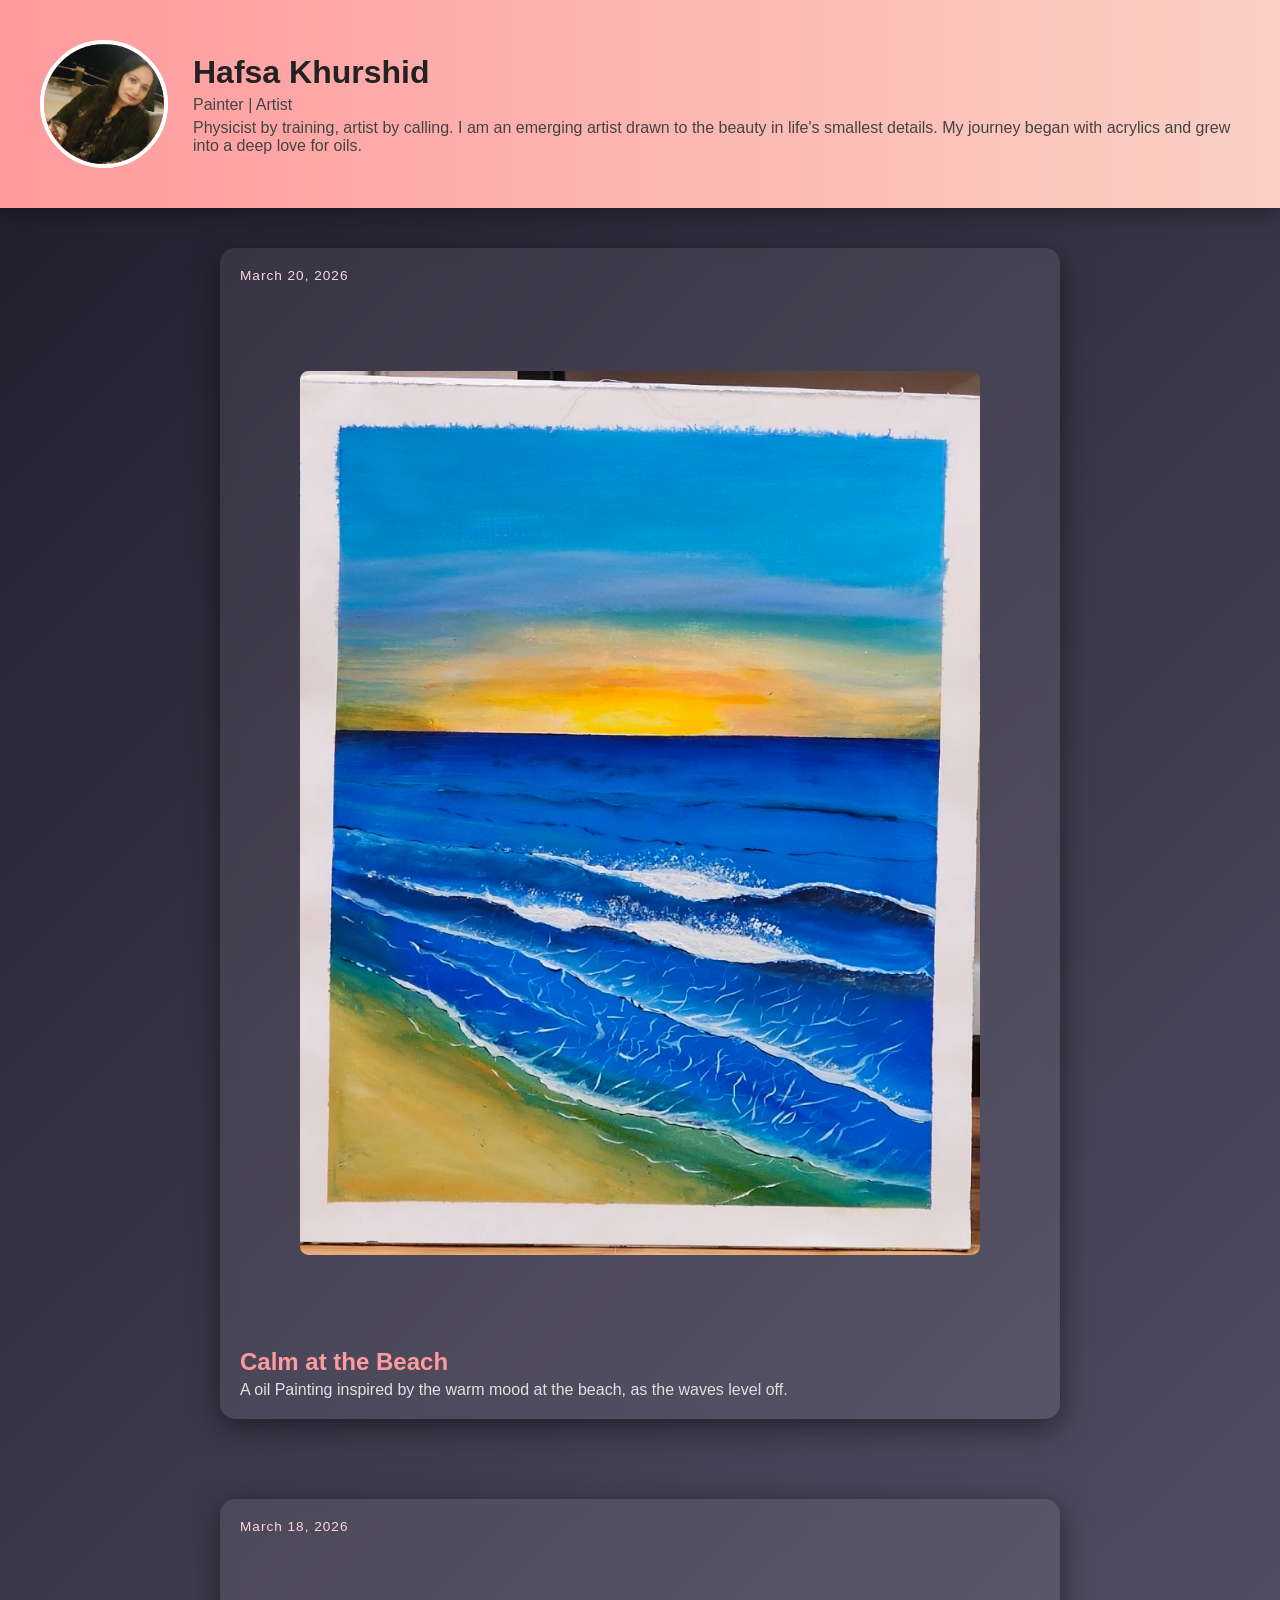
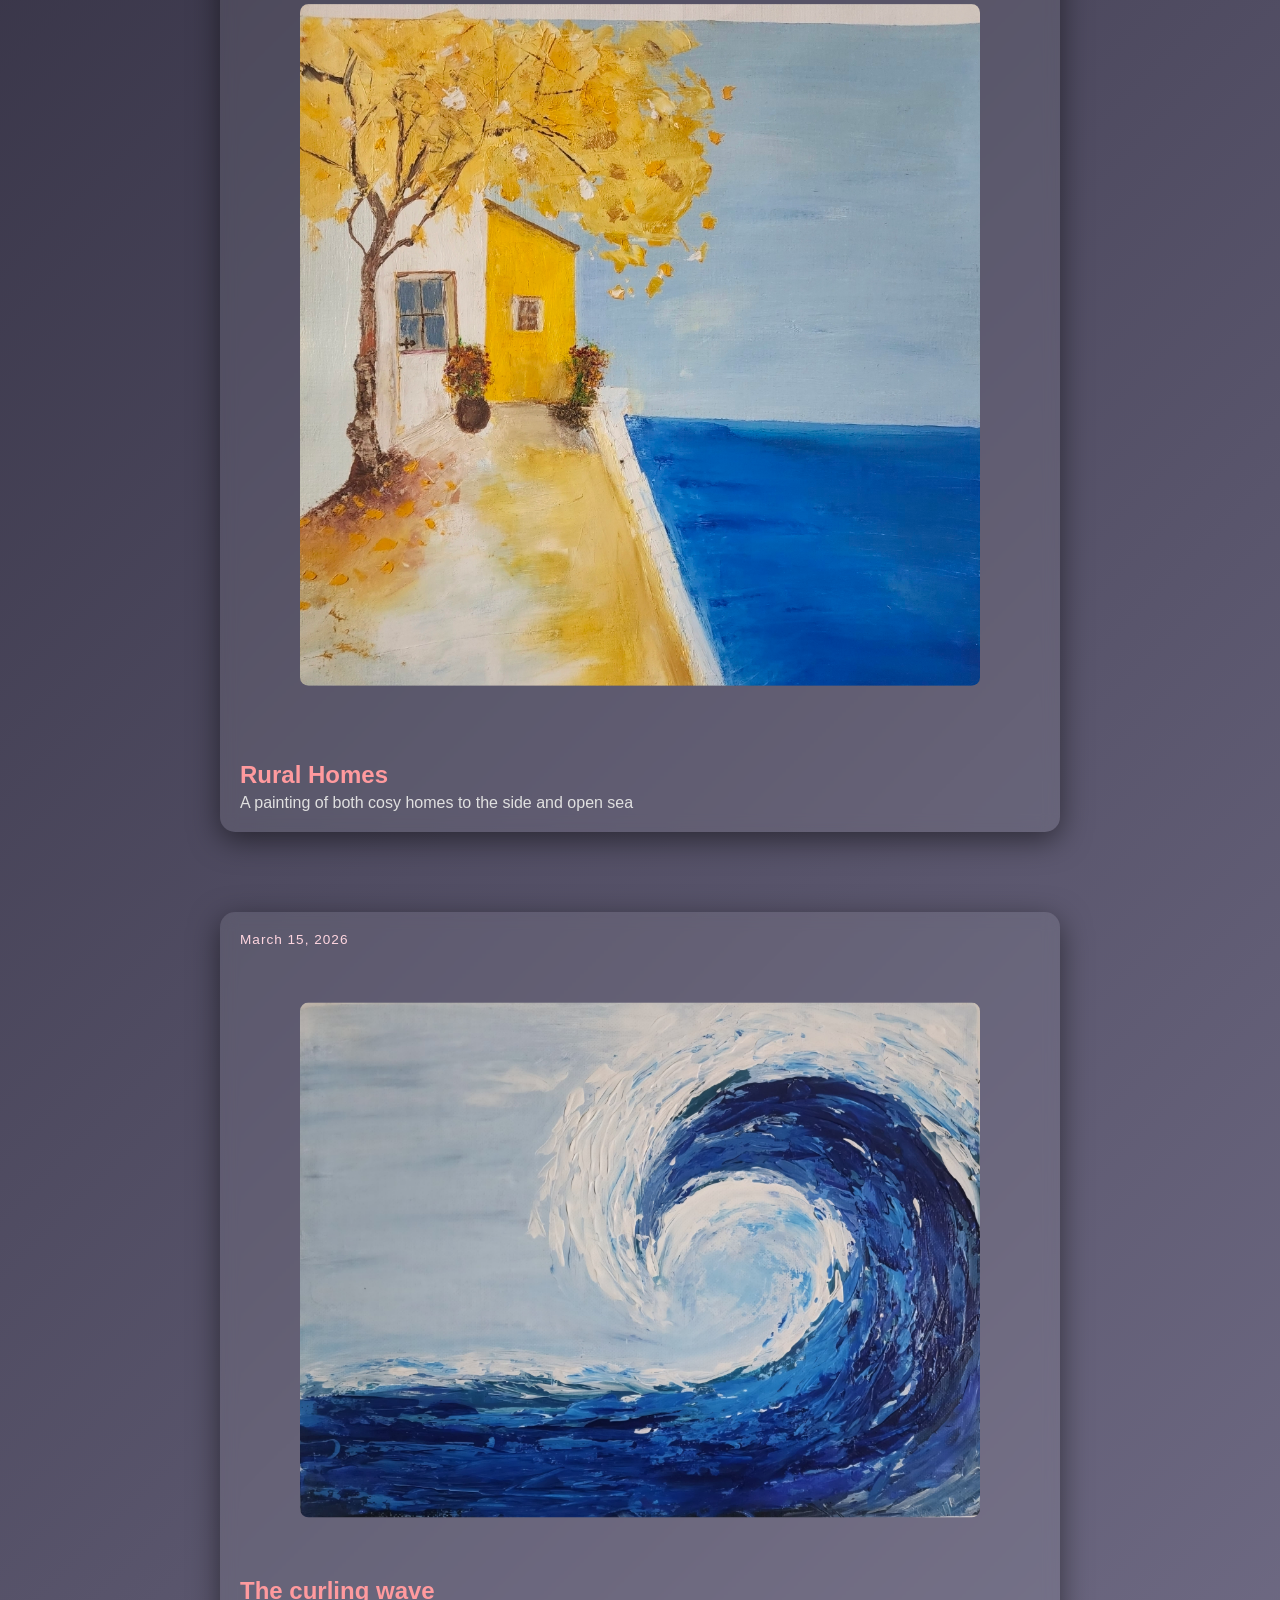
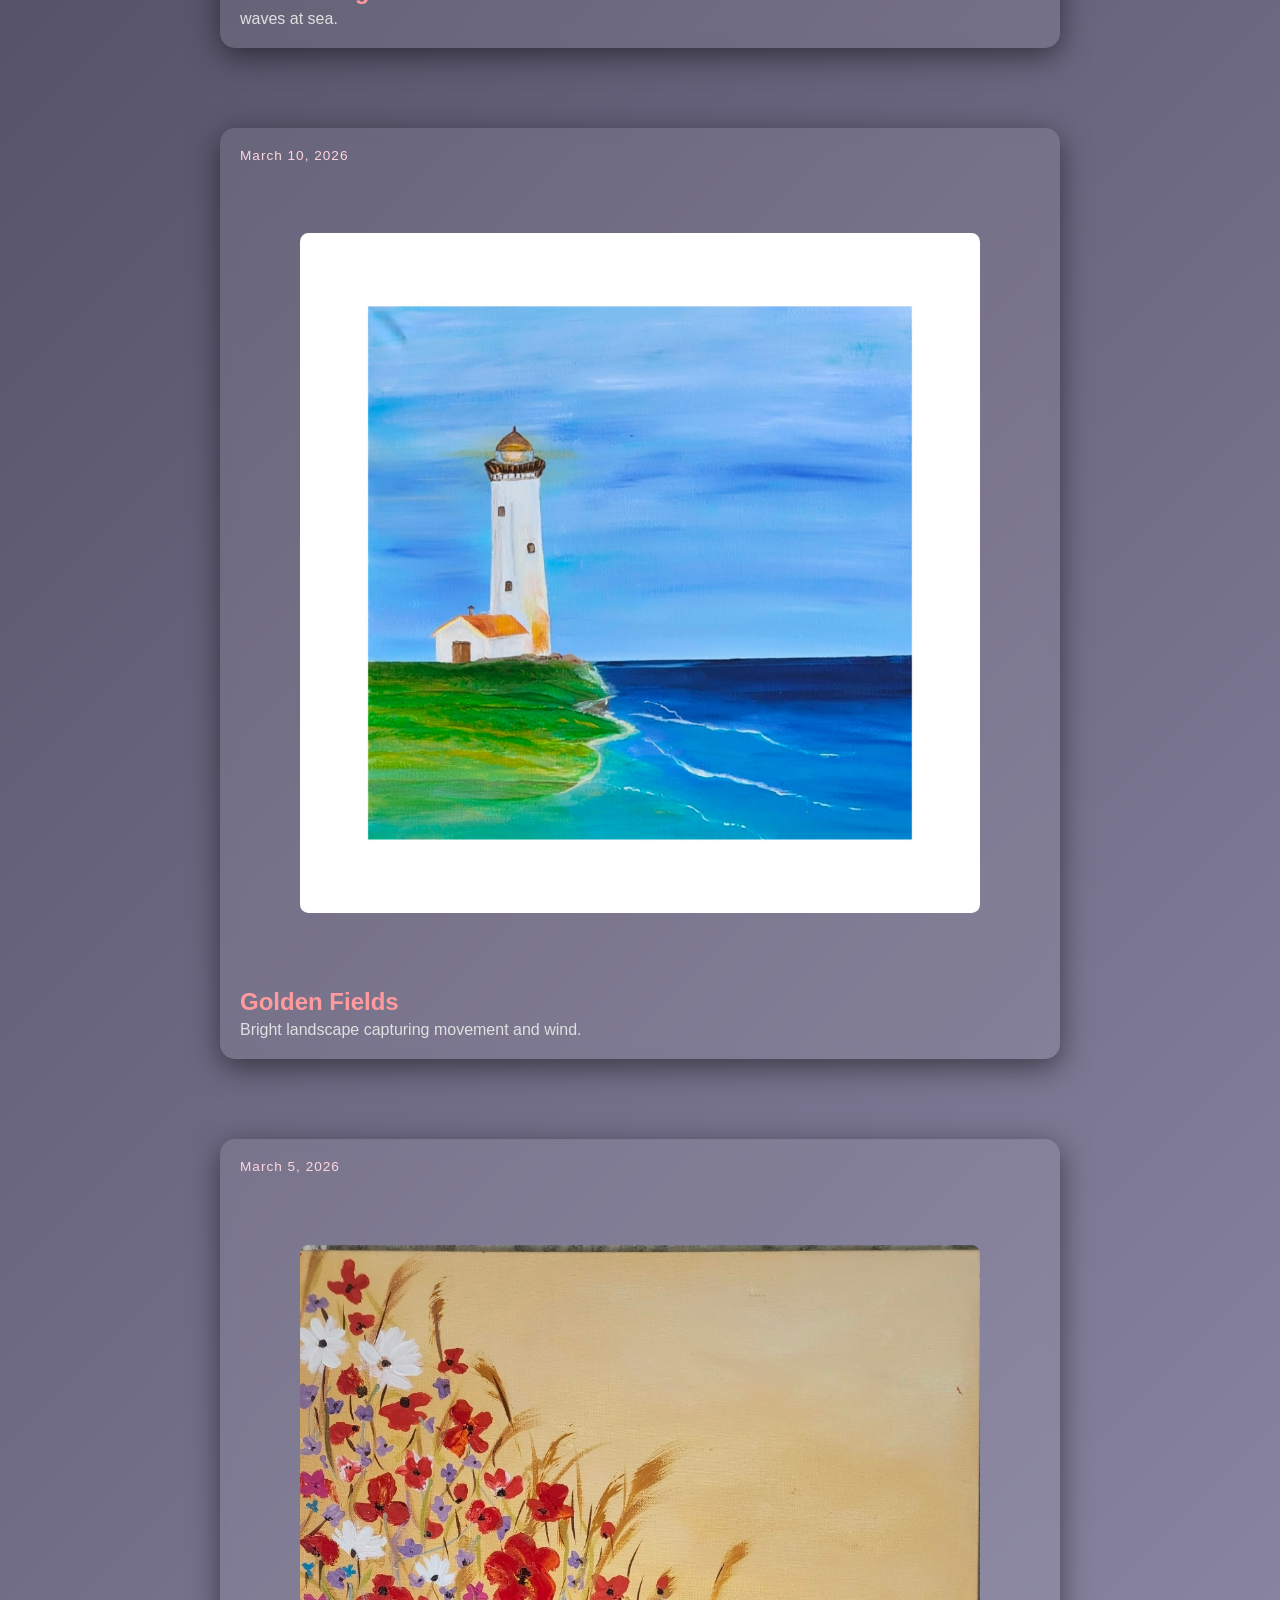
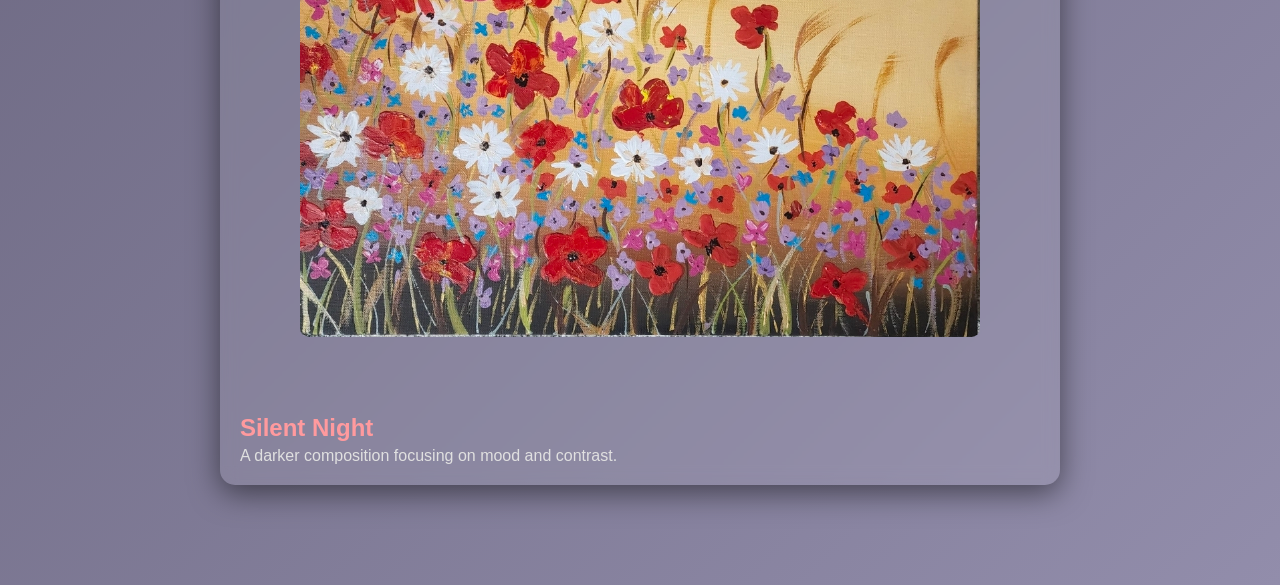
<file: index.html>
<!DOCTYPE html>
<html lang="en">
<head>
    <meta charset="UTF-8">
    <meta name="viewport" content="width=device-width, initial-scale=1.0">
    <title>My Painting Gallery</title>
    <link rel="stylesheet" href="styles.css">
</head>
<body>

<!-- Artist Section -->
<section class="artist">
    <img src="images/artist.jpg" alt="Artist">
    <div class="artist-info">
        <h2>Hafsa Khurshid</h2>
        <p>Painter | Artist</p>
        <p>Physicist by training, artist by calling. I am an emerging artist drawn to the beauty in life's smallest details. My journey began with acrylics and grew into a deep love for oils.</p>
    </div>
</section>

<!-- Gallery -->
<section class="gallery">

    <div class="painting">
        <div class="timestamp">March 20, 2026</div>
        <div class="image-gallery">
            <img src="images/calm-at-the-beach.jpg" alt="Calm at the Beach">
        </div>
        <div class="description">
            <h3>Calm at the Beach</h3>
            <p>A oil Painting inspired by the warm mood at the beach, as the waves level off.</p>
        </div>
    </div>

    <div class="painting">
        <div class="timestamp">March 18, 2026</div>
        <div class="image-gallery">
            <img src="images/2.jpg" alt="Painting 2">
        </div>
        <div class="description">
            <h3>Rural Homes</h3>
            <p>A painting of both cosy homes to the side and open sea</p>
        </div>
    </div>

    <div class="painting">
        <div class="timestamp">March 15, 2026</div>
        <div class="image-gallery">
            <img src="images/3.jpg" alt="Painting 3">
        </div>
        <div class="description">
            <h3>The curling wave</h3>
            <p>waves at sea.</p>
        </div>
    </div>

    <div class="painting">
        <div class="timestamp">March 10, 2026</div>
        <div class="image-gallery">
            <img src="images/4.jpg" alt="Painting 4">
        </div>
        <div class="description">
            <h3>Golden Fields</h3>
            <p>Bright landscape capturing movement and wind.</p>
        </div>
    </div>

    <div class="painting">
        <div class="timestamp">March 5, 2026</div>
        <div class="image-gallery">
            <img src="images/5.jpg" alt="Painting 5">
        </div>
        <div class="description">
            <h3>Silent Night</h3>
            <p>A darker composition focusing on mood and contrast.</p>
        </div>
    </div>

</section>

</body>
</html>
</file>
<file: styles.css>
body {
    margin: 0;
    font-family: 'Segoe UI', sans-serif;
    background: linear-gradient(135deg, #1f1c2c, #928dab);
    color: white;
}

/* Artist Profile */
.artist {
    display: flex;
    align-items: center;
    gap: 25px;
    padding: 40px;
    background: linear-gradient(90deg, #ff9a9e, #fad0c4);
    color: #222;
    box-shadow: 0 6px 25px rgba(0,0,0,0.4);
}

.artist img {
    width: 120px;
    height: 120px;
    border-radius: 50%;
    object-fit: cover;
    border: 4px solid white;
    flex-shrink: 0;
}

.artist-info h2 {
    margin: 0;
    font-size: 2rem;
}

.artist-info p {
    margin: 5px 0 0;
    color: #444;
}

/* Gallery */
.gallery {
    display: flex;
    flex-direction: column;
    align-items: center;
    padding-bottom: 60px;
}

.painting {
    width: 90%;
    max-width: 800px;
    margin: 40px 0;
    padding: 20px;
    border-radius: 15px;
    background: rgba(255, 255, 255, 0.08);
    backdrop-filter: blur(8px);
    box-shadow: 0 8px 30px rgba(0,0,0,0.5);
}

.image-gallery {
    display: flex;
    gap: 10px;
    flex-wrap: wrap;
    justify-content: center;
}

.timestamp {
    font-size: 0.85rem;
    color: #ffd6e0;
    margin-bottom: 10px;
    letter-spacing: 1px;
}

.painting img {
    width: 100%;
    border-radius: 10px;
    transition: transform 0.3s ease;
    transform: scale(0.85);
    z-index: 10;
}

.painting img:hover {
    transform: scale(1.05);
}

.description {
    margin-top: 15px;
}

.description h3 {
    margin: 5px 0;
    font-size: 1.5rem;
    color: #ff9a9e;
}

.description p {
    margin: 0;
    color: #e0e0e0;
}
</file>
